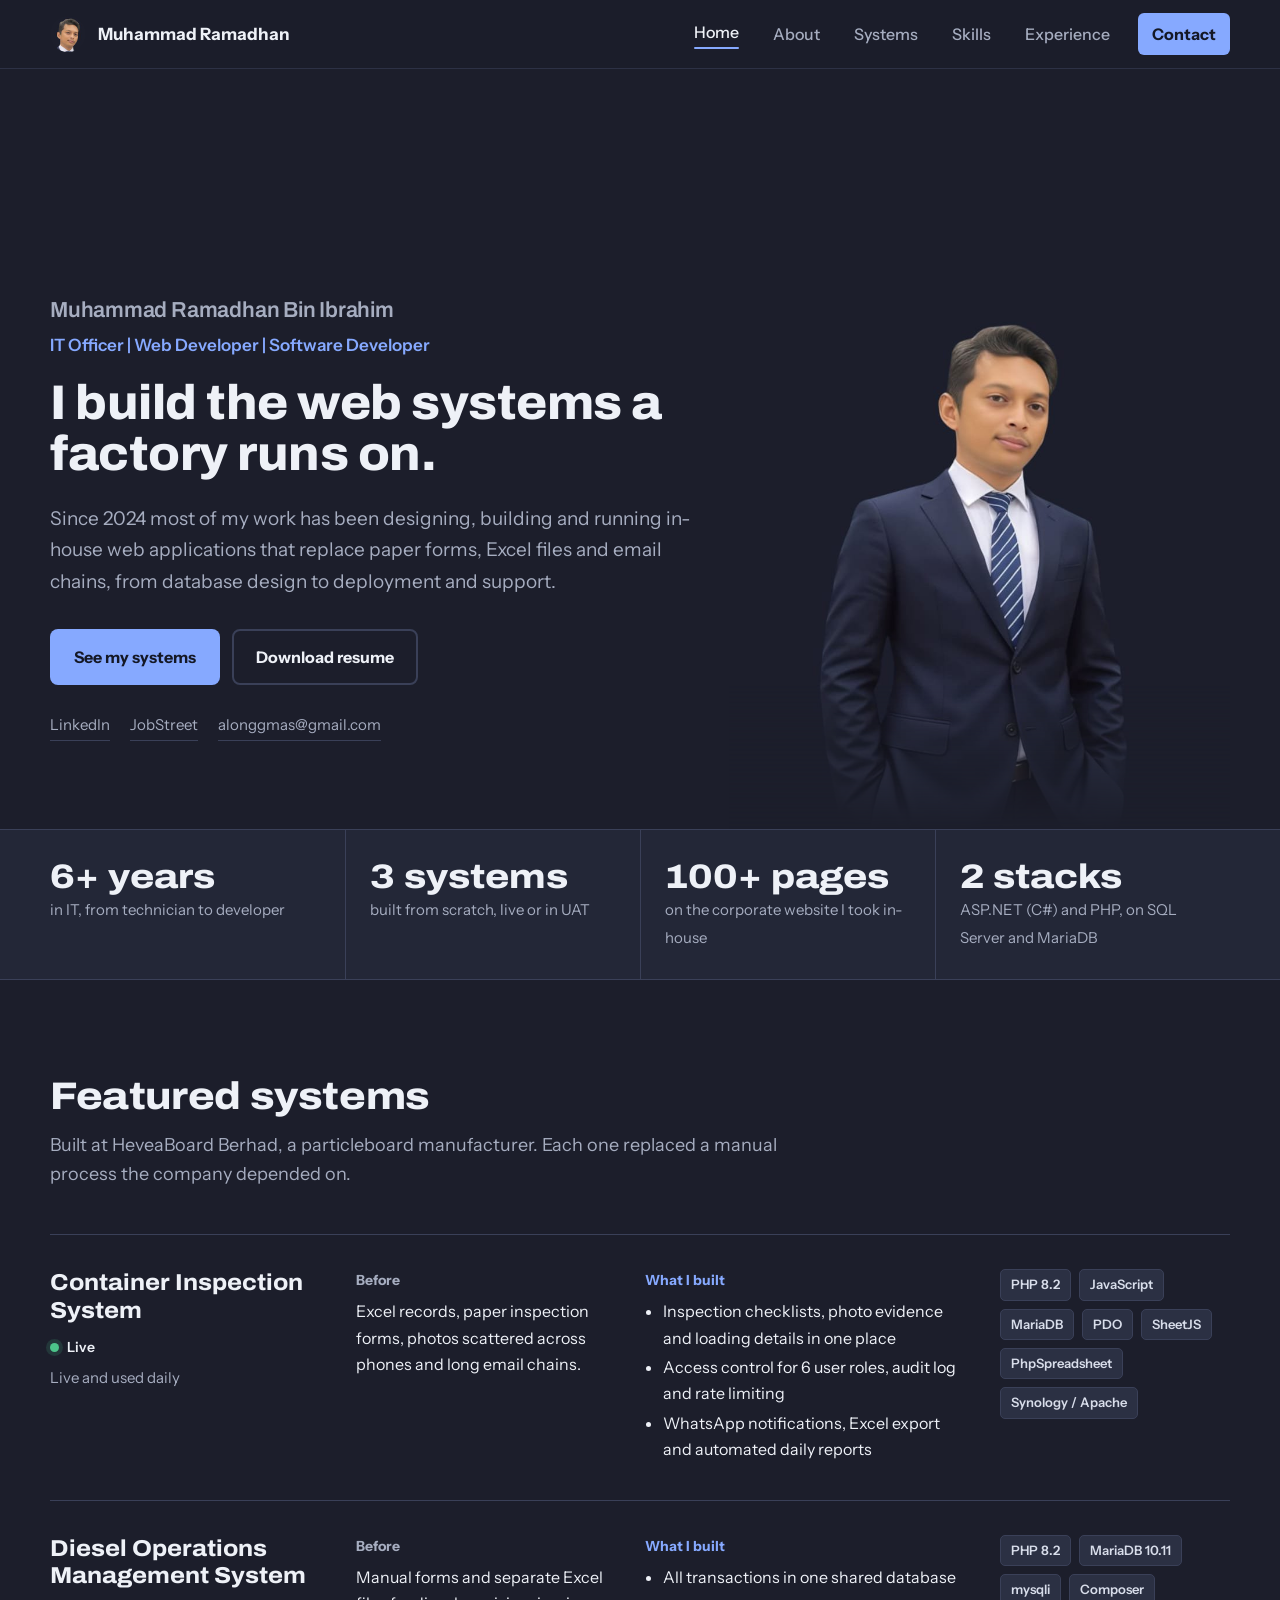
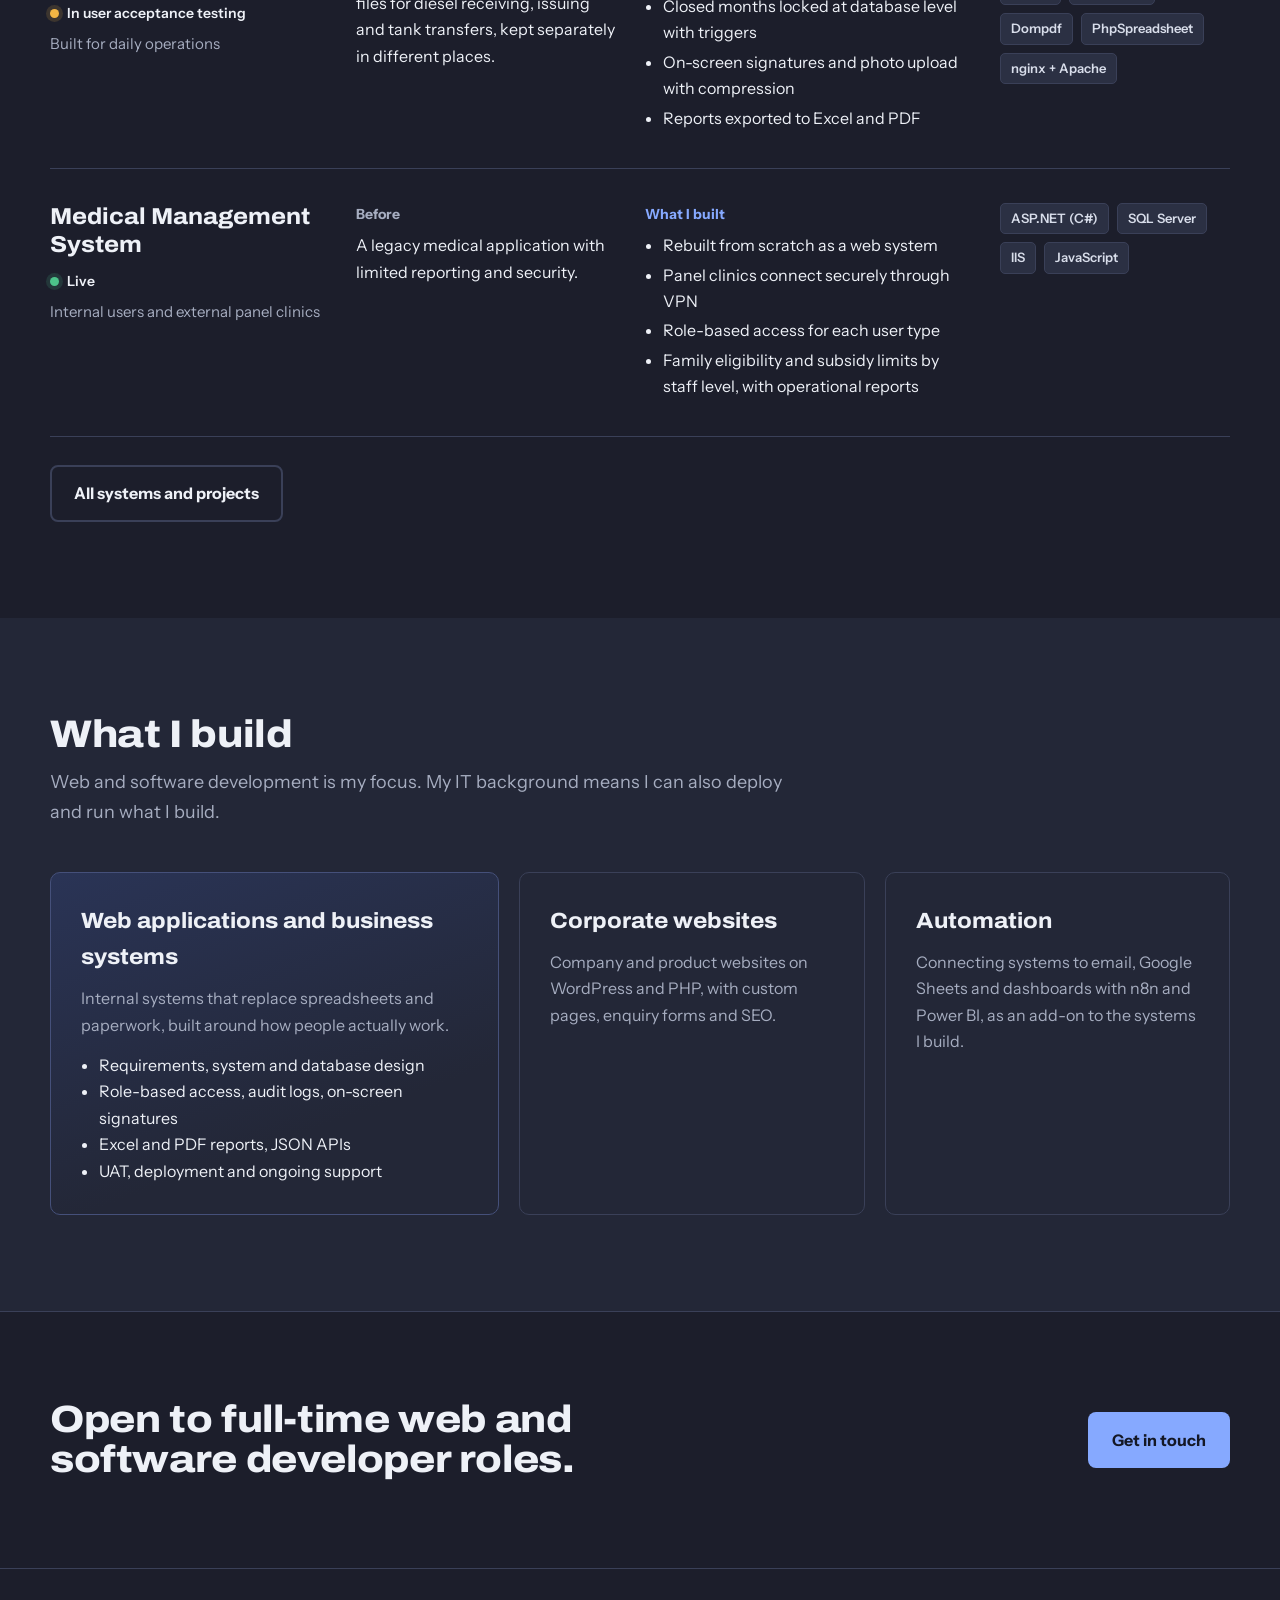
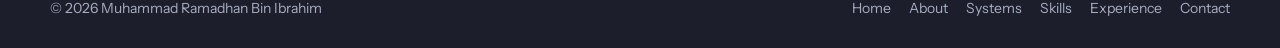
<file: index.html>
<!doctype html>
<html lang="en">
<head>
  <meta charset="utf-8">
  <meta name="viewport" content="width=device-width, initial-scale=1">
  <title>Muhammad Ramadhan | Web & Software Developer</title>
  <meta name="description" content="Muhammad Ramadhan Ibrahim builds web applications and business systems in PHP, ASP.NET (C#), SQL Server and MariaDB for a manufacturing company in Malaysia.">
  <link rel="icon" href="assets/img/favicon.jpg" type="image/jpeg">
  <link rel="preconnect" href="https://fonts.googleapis.com">
  <link rel="preconnect" href="https://fonts.gstatic.com" crossorigin>
  <link href="https://fonts.googleapis.com/css2?family=Archivo:wdth,wght@62..125,400..900&family=Instrument+Sans:wght@400;500;600;700&display=swap" rel="stylesheet">
  <link rel="stylesheet" href="assets/css/style.css">
</head>
<body>
  <header class="site-nav">
    <div class="container">
      <a class="brand" href="index.html"><img src="assets/img/favicon.jpg" alt="">Muhammad Ramadhan</a>
      <button class="nav-toggle" id="nav-toggle" aria-label="Open menu" aria-expanded="false" aria-controls="nav-menu"><span></span><span></span><span></span></button>
      <nav class="nav-links" id="nav-menu" aria-label="Main">
        <a href="index.html">Home</a>
        <a href="about.html">About</a>
        <a href="projects.html">Systems</a>
        <a href="skills.html">Skills</a>
        <a href="experience.html">Experience</a>
        <a href="contact.html" class="cta">Contact</a>
      </nav>
    </div>
  </header>

  <main>

    <section class="hero">
      <div class="container">
        <div class="hero-text">
          <p class="display hero-name rise">Muhammad Ramadhan Bin Ibrahim</p>
          <p class="role rise">IT Officer | Web Developer | Software Developer</p>
          <h1 class="display rise d2">I build the web systems a factory runs on.</h1>
          <p class="lede rise d3">Since 2024 most of my work has been designing, building and running in-house web applications that replace paper forms, Excel files and email chains, from database design to deployment and support.</p>
          <div class="actions rise d4">
            <a class="btn primary" href="projects.html">See my systems</a>
            <a class="btn ghost" href="assets/docs/Muhammad_Ramadhan_Resume.pdf" target="_blank" rel="noopener">Download resume</a>
          </div>
          <div class="socials rise d4">
            <a href="https://www.linkedin.com/in/muhammad-ramadhan-ibrahim-2a9abb333" target="_blank" rel="noopener">LinkedIn</a>
            <a href="https://my.jobstreet.com/profiles/muhammadramadhan-ibrahim-WCQmG9N9ML" target="_blank" rel="noopener">JobStreet</a>
            <a href="mailto:alonggmas@gmail.com">alonggmas@gmail.com</a>
          </div>
        </div>
        <div class="hero-photo">
          <img src="assets/img/profile.jpg" alt="Muhammad Ramadhan in a navy suit" width="862" height="1080">
        </div>
      </div>
    </section>

    <section class="stats" aria-label="At a glance">
      <div class="container">
        <div class="stat"><b>6+ years</b><span>in IT, from technician to developer</span></div>
        <div class="stat"><b>3 systems</b><span>built from scratch, live or in UAT</span></div>
        <div class="stat"><b>100+ pages</b><span>on the corporate website I took in-house</span></div>
        <div class="stat"><b>2 stacks</b><span>ASP.NET (C#) and PHP, on SQL Server and MariaDB</span></div>
      </div>
    </section>

    <section class="section">
      <div class="container">
        <div class="section-head">
          <h2 class="display">Featured systems</h2>
          <p>Built at HeveaBoard Berhad, a particleboard manufacturer. Each one replaced a manual process the company depended on.</p>
        </div>
        
        <article class="system">
          <div>
            <h3>Container Inspection System</h3>
            <p class="status "><i></i>Live</p>
            <p class="users">Live and used daily</p>
          </div>
          <div class="ba">
            <div><h4>Before</h4><p>Excel records, paper inspection forms, photos scattered across phones and long email chains.</p></div>
            <div class="after"><h4>What I built</h4><ul><li>Inspection checklists, photo evidence and loading details in one place</li><li>Access control for 6 user roles, audit log and rate limiting</li><li>WhatsApp notifications, Excel export and automated daily reports</li></ul></div>
          </div>
          <ul class="stack"><li>PHP 8.2</li><li>JavaScript</li><li>MariaDB</li><li>PDO</li><li>SheetJS</li><li>PhpSpreadsheet</li><li>Synology / Apache</li></ul>
        </article>
        
        <article class="system">
          <div>
            <h3>Diesel Operations Management System</h3>
            <p class="status uat"><i></i>In user acceptance testing</p>
            <p class="users">Built for daily operations</p>
          </div>
          <div class="ba">
            <div><h4>Before</h4><p>Manual forms and separate Excel files for diesel receiving, issuing and tank transfers, kept separately in different places.</p></div>
            <div class="after"><h4>What I built</h4><ul><li>All transactions in one shared database</li><li>Closed months locked at database level with triggers</li><li>On-screen signatures and photo upload with compression</li><li>Reports exported to Excel and PDF</li></ul></div>
          </div>
          <ul class="stack"><li>PHP 8.2</li><li>MariaDB 10.11</li><li>mysqli</li><li>Composer</li><li>Dompdf</li><li>PhpSpreadsheet</li><li>nginx + Apache</li></ul>
        </article>
        
        <article class="system">
          <div>
            <h3>Medical Management System</h3>
            <p class="status "><i></i>Live</p>
            <p class="users">Internal users and external panel clinics</p>
          </div>
          <div class="ba">
            <div><h4>Before</h4><p>A legacy medical application with limited reporting and security.</p></div>
            <div class="after"><h4>What I built</h4><ul><li>Rebuilt from scratch as a web system</li><li>Panel clinics connect securely through VPN</li><li>Role-based access for each user type</li><li>Family eligibility and subsidy limits by staff level, with operational reports</li></ul></div>
          </div>
          <ul class="stack"><li>ASP.NET (C#)</li><li>SQL Server</li><li>IIS</li><li>JavaScript</li></ul>
        </article>
        <p style="margin-top:28px"><a class="btn ghost" href="projects.html">All systems and projects</a></p>
      </div>
    </section>

    <section class="section alt">
      <div class="container">
        <div class="section-head">
          <h2 class="display">What I build</h2>
          <p>Web and software development is my focus. My IT background means I can also deploy and run what I build.</p>
        </div>
        <div class="offer">
          <article class="main">
            <h3>Web applications and business systems</h3>
            <p>Internal systems that replace spreadsheets and paperwork, built around how people actually work.</p>
            <ul><li>Requirements, system and database design</li><li>Role-based access, audit logs, on-screen signatures</li><li>Excel and PDF reports, JSON APIs</li><li>UAT, deployment and ongoing support</li></ul>
          </article>
          <article>
            <h3>Corporate websites</h3>
            <p>Company and product websites on WordPress and PHP, with custom pages, enquiry forms and SEO.</p>
          </article>
          <article>
            <h3>Automation</h3>
            <p>Connecting systems to email, Google Sheets and dashboards with n8n and Power BI, as an add-on to the systems I build.</p>
          </article>
        </div>
      </div>
    </section>

    <section class="closing">
      <div class="container">
        <h2 class="display">Open to full-time web and software developer roles.</h2>
        <a class="btn primary" href="contact.html">Get in touch</a>
      </div>
    </section>
  </main>

  <footer class="site-footer">
    <div class="container">
      <span>© <span id="y">2026</span> Muhammad Ramadhan Bin Ibrahim</span>
      <nav aria-label="Footer"><a href="index.html">Home</a> <a href="about.html">About</a> <a href="projects.html">Systems</a> <a href="skills.html">Skills</a> <a href="experience.html">Experience</a> <a href="contact.html">Contact</a></nav>
    </div>
  </footer>
  <script src="assets/js/app.js"></script>
</body>
</html>
</file>
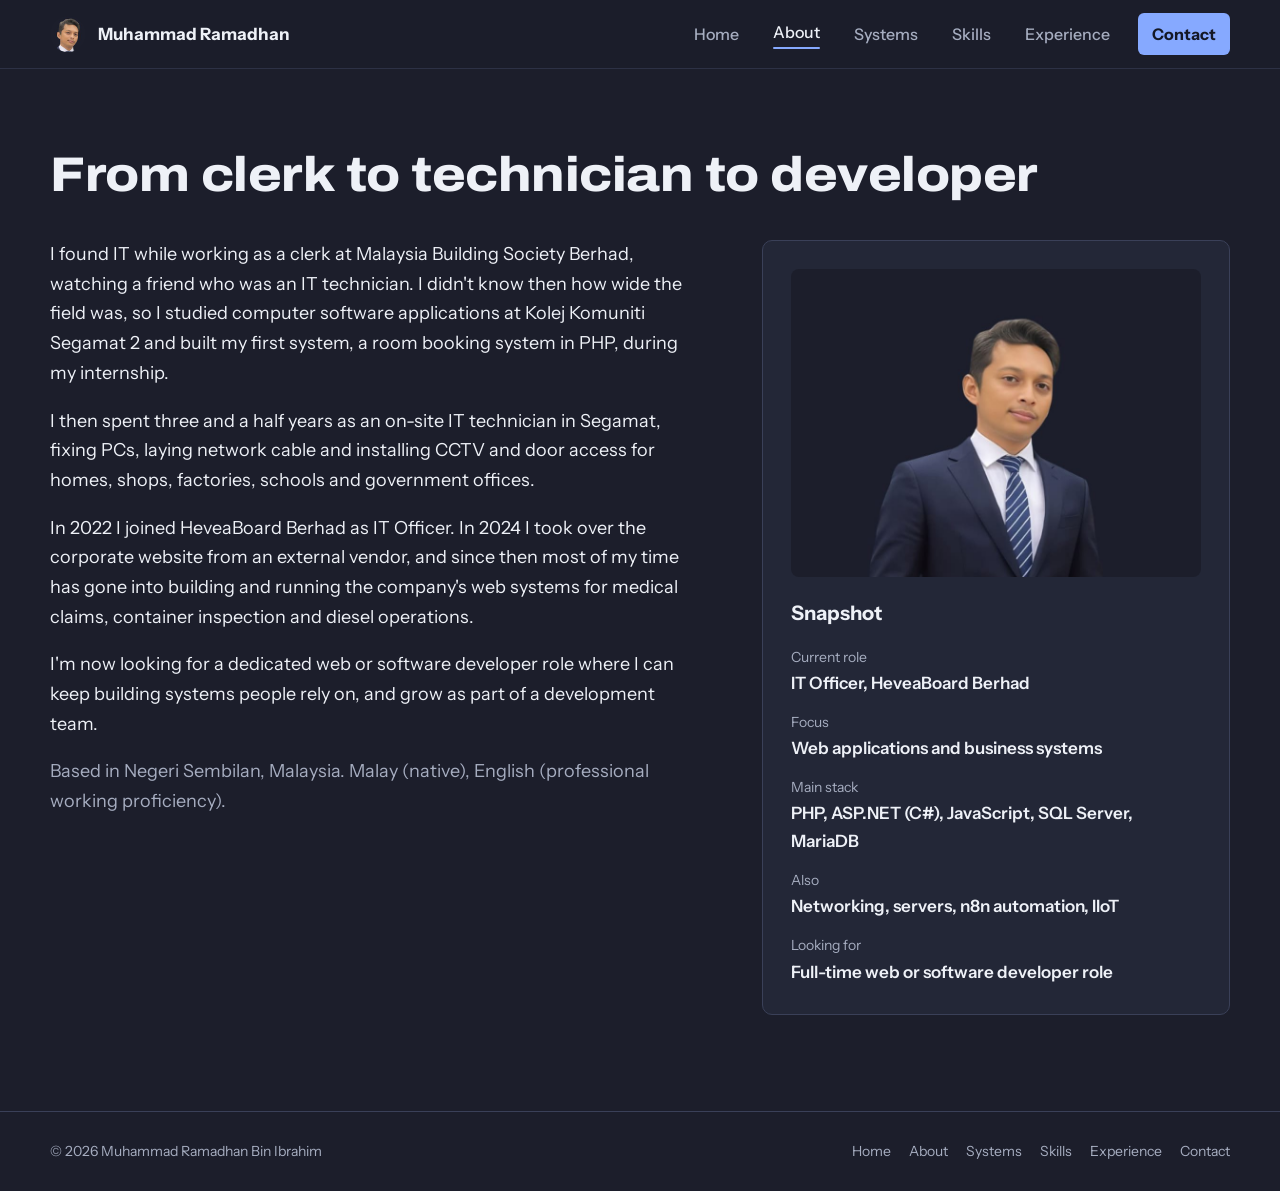
<file: about.html>
<!doctype html>
<html lang="en">
<head>
  <meta charset="utf-8">
  <meta name="viewport" content="width=device-width, initial-scale=1">
  <title>About | Muhammad Ramadhan</title>
  <meta name="description" content="How Muhammad Ramadhan went from clerk to IT technician to in-house web and systems developer.">
  <link rel="icon" href="assets/img/favicon.jpg" type="image/jpeg">
  <link rel="preconnect" href="https://fonts.googleapis.com">
  <link rel="preconnect" href="https://fonts.gstatic.com" crossorigin>
  <link href="https://fonts.googleapis.com/css2?family=Archivo:wdth,wght@62..125,400..900&family=Instrument+Sans:wght@400;500;600;700&display=swap" rel="stylesheet">
  <link rel="stylesheet" href="assets/css/style.css">
</head>
<body>
  <header class="site-nav">
    <div class="container">
      <a class="brand" href="index.html"><img src="assets/img/favicon.jpg" alt="">Muhammad Ramadhan</a>
      <button class="nav-toggle" id="nav-toggle" aria-label="Open menu" aria-expanded="false" aria-controls="nav-menu"><span></span><span></span><span></span></button>
      <nav class="nav-links" id="nav-menu" aria-label="Main">
        <a href="index.html">Home</a>
        <a href="about.html">About</a>
        <a href="projects.html">Systems</a>
        <a href="skills.html">Skills</a>
        <a href="experience.html">Experience</a>
        <a href="contact.html" class="cta">Contact</a>
      </nav>
    </div>
  </header>

  <main>

    <section class="page-head">
      <div class="container">
        <h1 class="display">From clerk to technician to developer</h1>
      </div>
    </section>
    <section class="section tight">
      <div class="container about-grid">
        <div class="prose">
          <p>I found IT while working as a clerk at Malaysia Building Society Berhad, watching a friend who was an IT technician. I didn't know then how wide the field was, so I studied computer software applications at Kolej Komuniti Segamat 2 and built my first system, a room booking system in PHP, during my internship.</p>
          <p>I then spent three and a half years as an on-site IT technician in Segamat, fixing PCs, laying network cable and installing CCTV and door access for homes, shops, factories, schools and government offices.</p>
          <p>In 2022 I joined HeveaBoard Berhad as IT Officer. In 2024 I took over the corporate website from an external vendor, and since then most of my time has gone into building and running the company's web systems for medical claims, container inspection and diesel operations.</p>
          <p>I'm now looking for a dedicated web or software developer role where I can keep building systems people rely on, and grow as part of a development team.</p>
          <p class="muted">Based in Negeri Sembilan, Malaysia. Malay (native), English (professional working proficiency).</p>
        </div>
        <aside class="snapshot">
          <img src="assets/img/profile.jpg" alt="">
          <h2>Snapshot</h2>
          <dl>
            <div><dt>Current role</dt><dd>IT Officer, HeveaBoard Berhad</dd></div>
            <div><dt>Focus</dt><dd>Web applications and business systems</dd></div>
            <div><dt>Main stack</dt><dd>PHP, ASP.NET (C#), JavaScript, SQL Server, MariaDB</dd></div>
            <div><dt>Also</dt><dd>Networking, servers, n8n automation, IIoT</dd></div>
            <div><dt>Looking for</dt><dd>Full-time web or software developer role</dd></div>
          </dl>
        </aside>
      </div>
    </section>
  </main>

  <footer class="site-footer">
    <div class="container">
      <span>© <span id="y">2026</span> Muhammad Ramadhan Bin Ibrahim</span>
      <nav aria-label="Footer"><a href="index.html">Home</a> <a href="about.html">About</a> <a href="projects.html">Systems</a> <a href="skills.html">Skills</a> <a href="experience.html">Experience</a> <a href="contact.html">Contact</a></nav>
    </div>
  </footer>
  <script src="assets/js/app.js"></script>
</body>
</html>
</file>
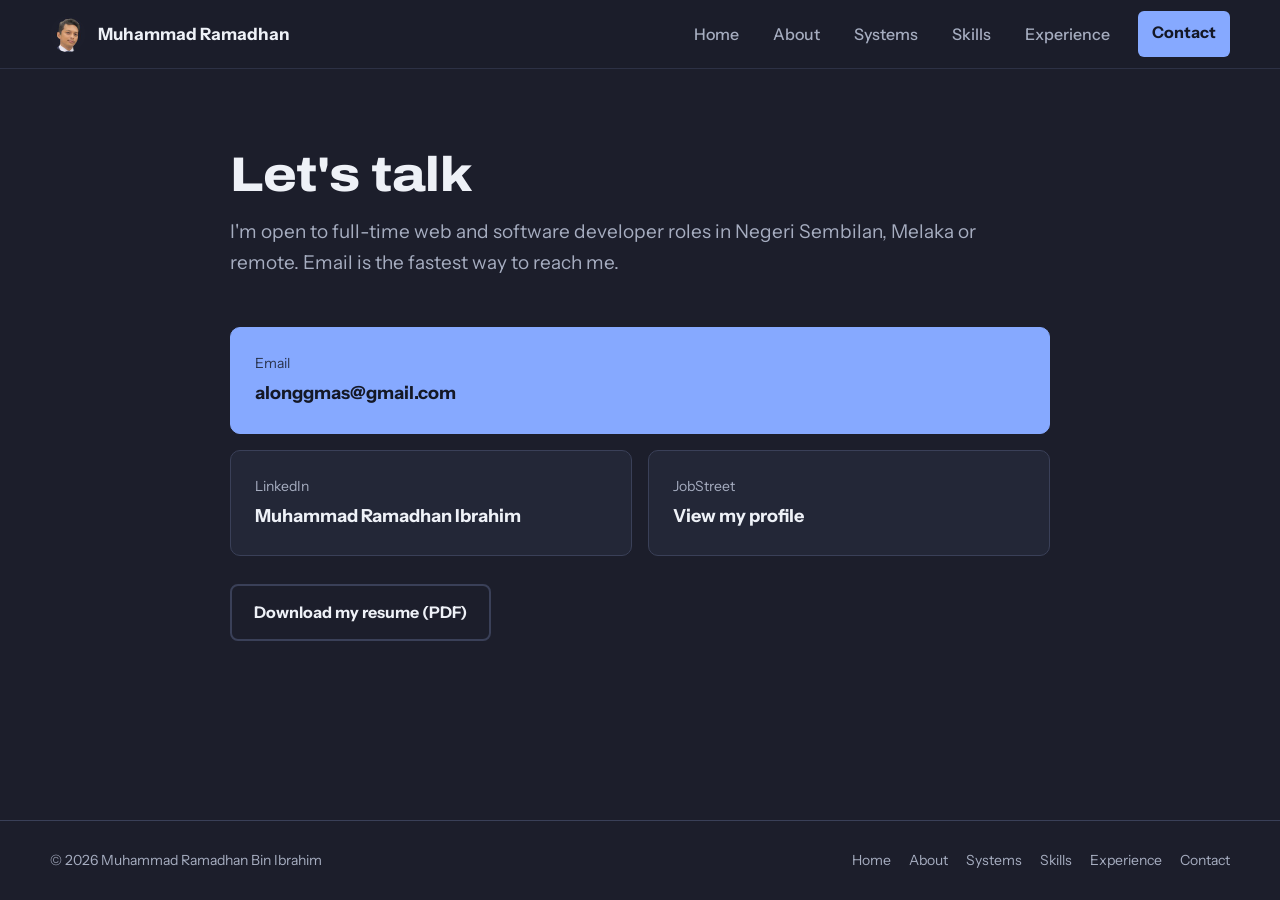
<file: contact.html>
<!doctype html>
<html lang="en">
<head>
  <meta charset="utf-8">
  <meta name="viewport" content="width=device-width, initial-scale=1">
  <title>Contact | Muhammad Ramadhan</title>
  <meta name="description" content="Contact Muhammad Ramadhan about web and software developer roles.">
  <link rel="icon" href="assets/img/favicon.jpg" type="image/jpeg">
  <link rel="preconnect" href="https://fonts.googleapis.com">
  <link rel="preconnect" href="https://fonts.gstatic.com" crossorigin>
  <link href="https://fonts.googleapis.com/css2?family=Archivo:wdth,wght@62..125,400..900&family=Instrument+Sans:wght@400;500;600;700&display=swap" rel="stylesheet">
  <link rel="stylesheet" href="assets/css/style.css">
</head>
<body>
  <header class="site-nav">
    <div class="container">
      <a class="brand" href="index.html"><img src="assets/img/favicon.jpg" alt="">Muhammad Ramadhan</a>
      <button class="nav-toggle" id="nav-toggle" aria-label="Open menu" aria-expanded="false" aria-controls="nav-menu"><span></span><span></span><span></span></button>
      <nav class="nav-links" id="nav-menu" aria-label="Main">
        <a href="index.html">Home</a>
        <a href="about.html">About</a>
        <a href="projects.html">Systems</a>
        <a href="skills.html">Skills</a>
        <a href="experience.html">Experience</a>
        <a href="contact.html" class="cta">Contact</a>
      </nav>
    </div>
  </header>

  <main>

    <section class="page-head">
      <div class="container narrow">
        <h1 class="display">Let's talk</h1>
        <p>I'm open to full-time web and software developer roles in Negeri Sembilan, Melaka or remote. Email is the fastest way to reach me.</p>
      </div>
    </section>
    <section class="section tight">
      <div class="container narrow">
        <div class="contact-grid">
          <a class="contact-card primary" href="mailto:alonggmas@gmail.com"><small>Email</small><strong>alonggmas@gmail.com</strong></a>
          <a class="contact-card" href="https://www.linkedin.com/in/muhammad-ramadhan-ibrahim-2a9abb333" target="_blank" rel="noopener"><small>LinkedIn</small><strong>Muhammad Ramadhan Ibrahim</strong></a>
          <a class="contact-card" href="https://my.jobstreet.com/profiles/muhammadramadhan-ibrahim-WCQmG9N9ML" target="_blank" rel="noopener"><small>JobStreet</small><strong>View my profile</strong></a>
        </div>
        <p style="margin-top:28px"><a class="btn ghost" href="assets/docs/Muhammad_Ramadhan_Resume.pdf" target="_blank" rel="noopener">Download my resume (PDF)</a></p>
      </div>
    </section>
  </main>

  <footer class="site-footer">
    <div class="container">
      <span>© <span id="y">2026</span> Muhammad Ramadhan Bin Ibrahim</span>
      <nav aria-label="Footer"><a href="index.html">Home</a> <a href="about.html">About</a> <a href="projects.html">Systems</a> <a href="skills.html">Skills</a> <a href="experience.html">Experience</a> <a href="contact.html">Contact</a></nav>
    </div>
  </footer>
  <script src="assets/js/app.js"></script>
</body>
</html>
</file>
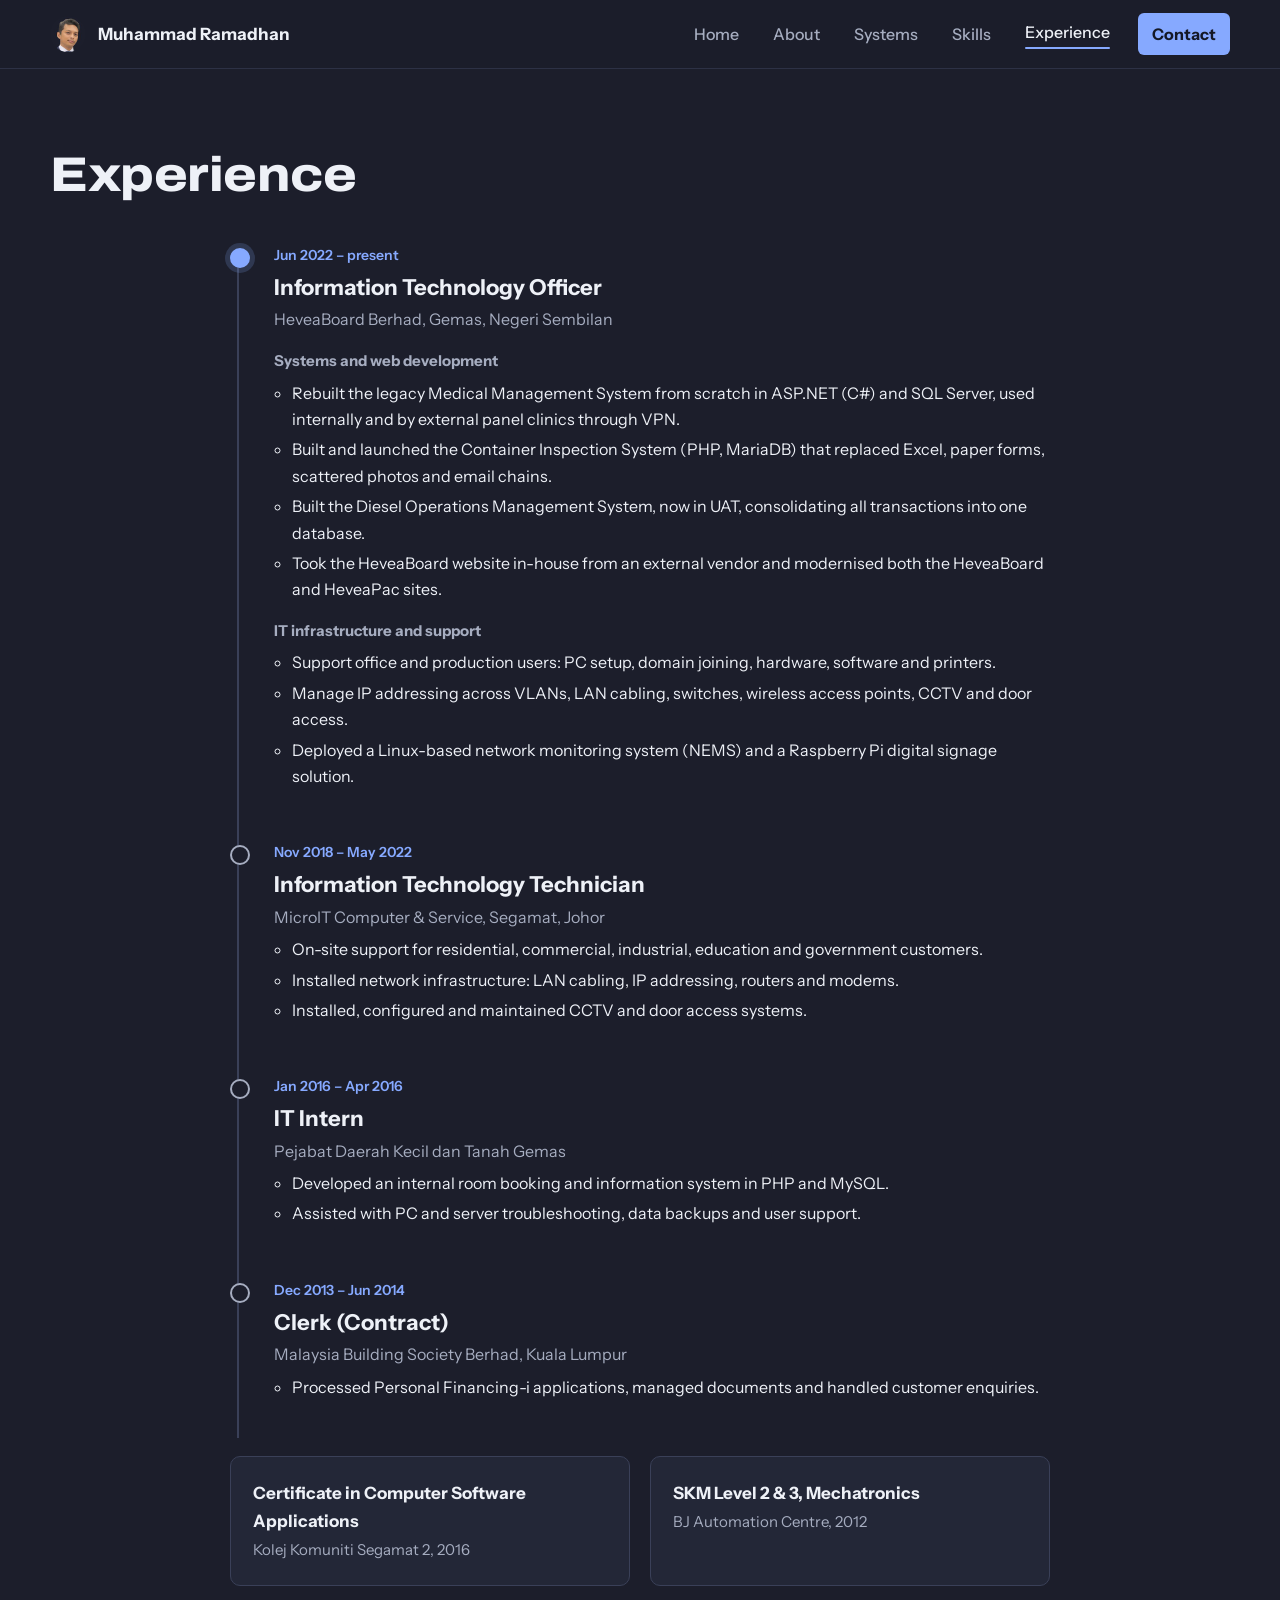
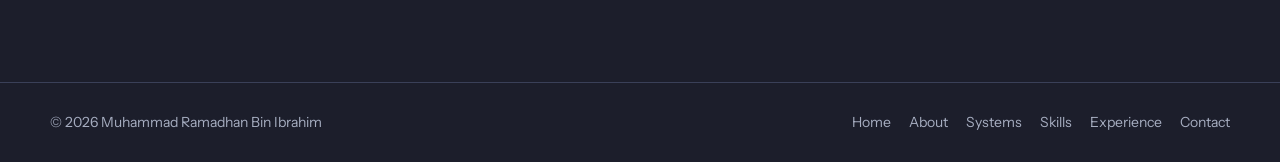
<file: experience.html>
<!doctype html>
<html lang="en">
<head>
  <meta charset="utf-8">
  <meta name="viewport" content="width=device-width, initial-scale=1">
  <title>Experience | Muhammad Ramadhan</title>
  <meta name="description" content="Work history of Muhammad Ramadhan: IT Officer at HeveaBoard Berhad, IT Technician at MicroIT, and more.">
  <link rel="icon" href="assets/img/favicon.jpg" type="image/jpeg">
  <link rel="preconnect" href="https://fonts.googleapis.com">
  <link rel="preconnect" href="https://fonts.gstatic.com" crossorigin>
  <link href="https://fonts.googleapis.com/css2?family=Archivo:wdth,wght@62..125,400..900&family=Instrument+Sans:wght@400;500;600;700&display=swap" rel="stylesheet">
  <link rel="stylesheet" href="assets/css/style.css">
</head>
<body>
  <header class="site-nav">
    <div class="container">
      <a class="brand" href="index.html"><img src="assets/img/favicon.jpg" alt="">Muhammad Ramadhan</a>
      <button class="nav-toggle" id="nav-toggle" aria-label="Open menu" aria-expanded="false" aria-controls="nav-menu"><span></span><span></span><span></span></button>
      <nav class="nav-links" id="nav-menu" aria-label="Main">
        <a href="index.html">Home</a>
        <a href="about.html">About</a>
        <a href="projects.html">Systems</a>
        <a href="skills.html">Skills</a>
        <a href="experience.html">Experience</a>
        <a href="contact.html" class="cta">Contact</a>
      </nav>
    </div>
  </header>

  <main>

    <section class="page-head">
      <div class="container">
        <h1 class="display">Experience</h1>
      </div>
    </section>
    <section class="section tight">
      <div class="container narrow">
        <ol class="timeline">
          <li class="now">
            <span class="yr">Jun 2022 – present</span>
            <h2>Information Technology Officer</h2>
            <p class="org">HeveaBoard Berhad, Gemas, Negeri Sembilan</p>
            <h3>Systems and web development</h3>
            <ul>
              <li>Rebuilt the legacy Medical Management System from scratch in ASP.NET (C#) and SQL Server, used internally and by external panel clinics through VPN.</li>
              <li>Built and launched the Container Inspection System (PHP, MariaDB) that replaced Excel, paper forms, scattered photos and email chains.</li>
              <li>Built the Diesel Operations Management System, now in UAT, consolidating all transactions into one database.</li>
              <li>Took the HeveaBoard website in-house from an external vendor and modernised both the HeveaBoard and HeveaPac sites.</li>
            </ul>
            <h3>IT infrastructure and support</h3>
            <ul>
              <li>Support office and production users: PC setup, domain joining, hardware, software and printers.</li>
              <li>Manage IP addressing across VLANs, LAN cabling, switches, wireless access points, CCTV and door access.</li>
              <li>Deployed a Linux-based network monitoring system (NEMS) and a Raspberry Pi digital signage solution.</li>
            </ul>
          </li>
          <li>
            <span class="yr">Nov 2018 – May 2022</span>
            <h2>Information Technology Technician</h2>
            <p class="org">MicroIT Computer &amp; Service, Segamat, Johor</p>
            <ul>
              <li>On-site support for residential, commercial, industrial, education and government customers.</li>
              <li>Installed network infrastructure: LAN cabling, IP addressing, routers and modems.</li>
              <li>Installed, configured and maintained CCTV and door access systems.</li>
            </ul>
          </li>
          <li>
            <span class="yr">Jan 2016 – Apr 2016</span>
            <h2>IT Intern</h2>
            <p class="org">Pejabat Daerah Kecil dan Tanah Gemas</p>
            <ul>
              <li>Developed an internal room booking and information system in PHP and MySQL.</li>
              <li>Assisted with PC and server troubleshooting, data backups and user support.</li>
            </ul>
          </li>
          <li>
            <span class="yr">Dec 2013 – Jun 2014</span>
            <h2>Clerk (Contract)</h2>
            <p class="org">Malaysia Building Society Berhad, Kuala Lumpur</p>
            <ul>
              <li>Processed Personal Financing-i applications, managed documents and handled customer enquiries.</li>
            </ul>
          </li>
        </ol>
        <div class="edu">
          <div><b>Certificate in Computer Software Applications</b><span>Kolej Komuniti Segamat 2, 2016</span></div>
          <div><b>SKM Level 2 &amp; 3, Mechatronics</b><span>BJ Automation Centre, 2012</span></div>
        </div>
      </div>
    </section>
  </main>

  <footer class="site-footer">
    <div class="container">
      <span>© <span id="y">2026</span> Muhammad Ramadhan Bin Ibrahim</span>
      <nav aria-label="Footer"><a href="index.html">Home</a> <a href="about.html">About</a> <a href="projects.html">Systems</a> <a href="skills.html">Skills</a> <a href="experience.html">Experience</a> <a href="contact.html">Contact</a></nav>
    </div>
  </footer>
  <script src="assets/js/app.js"></script>
</body>
</html>
</file>
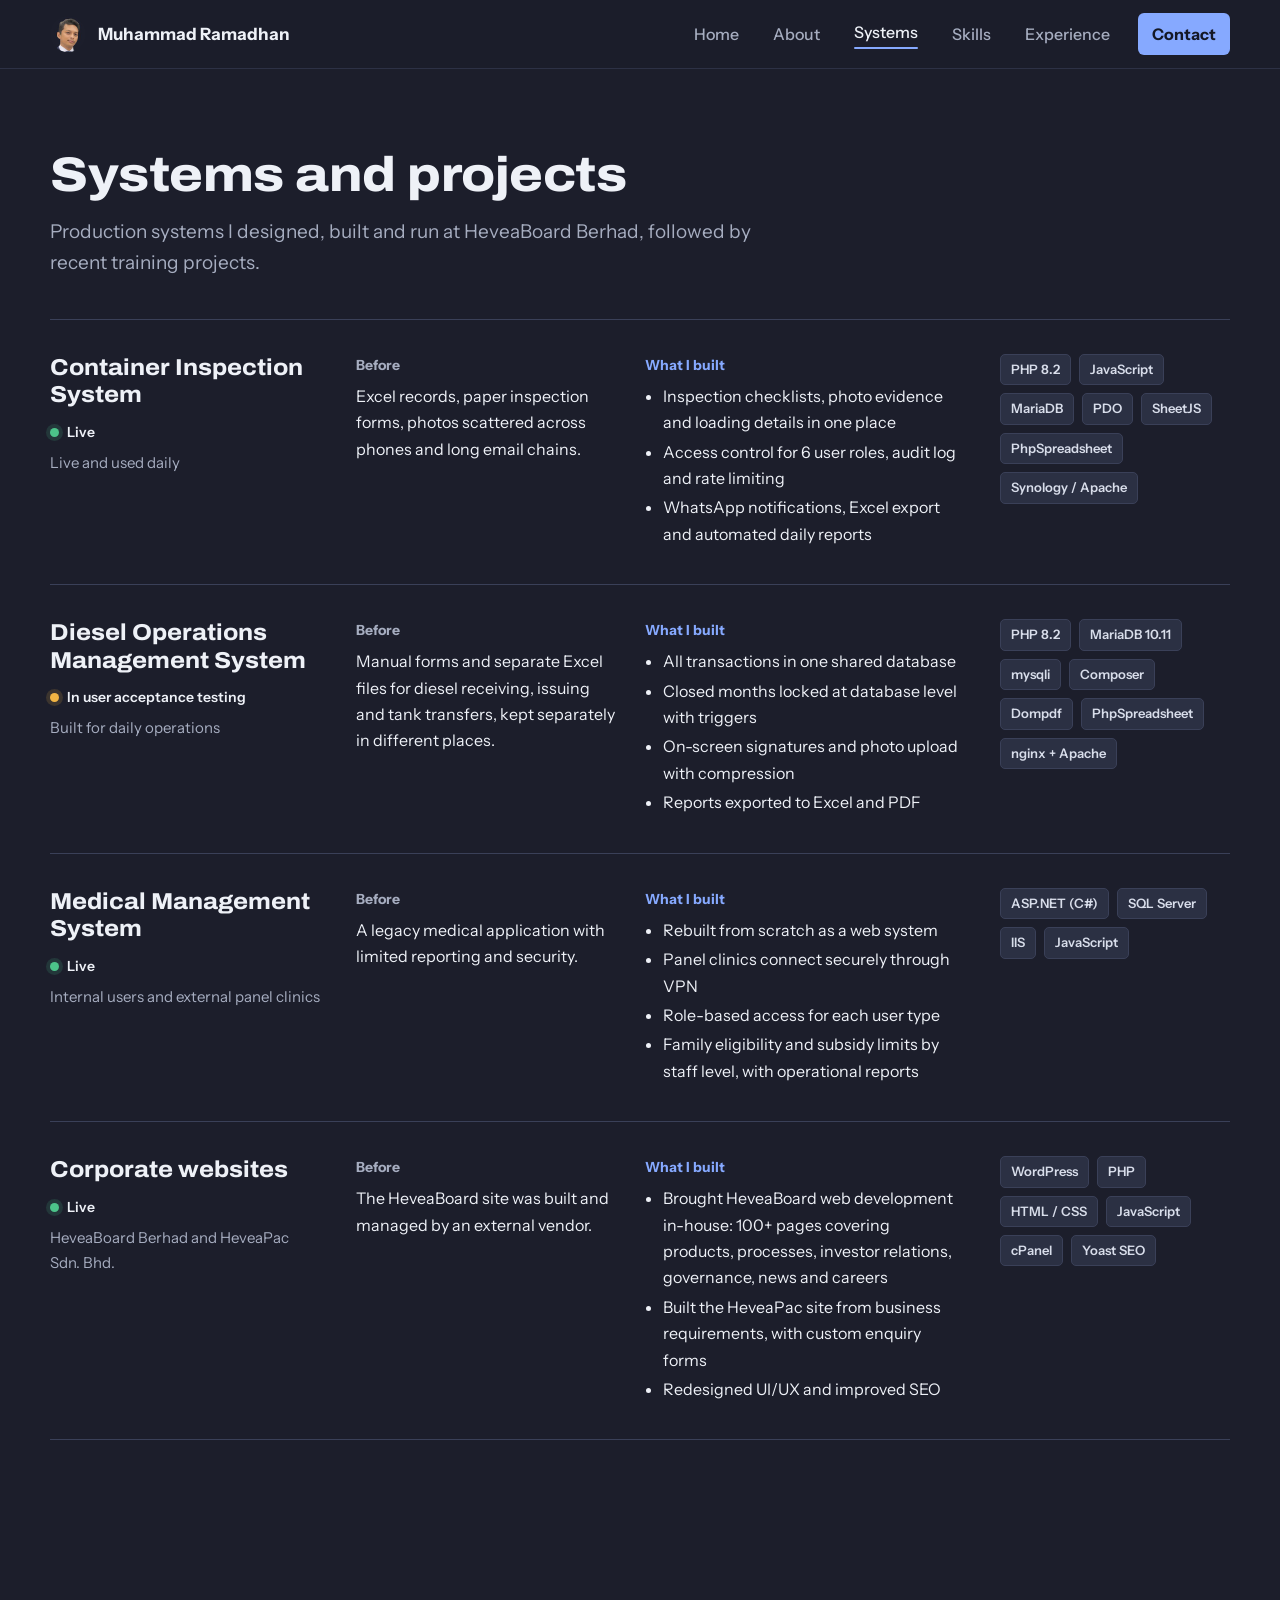
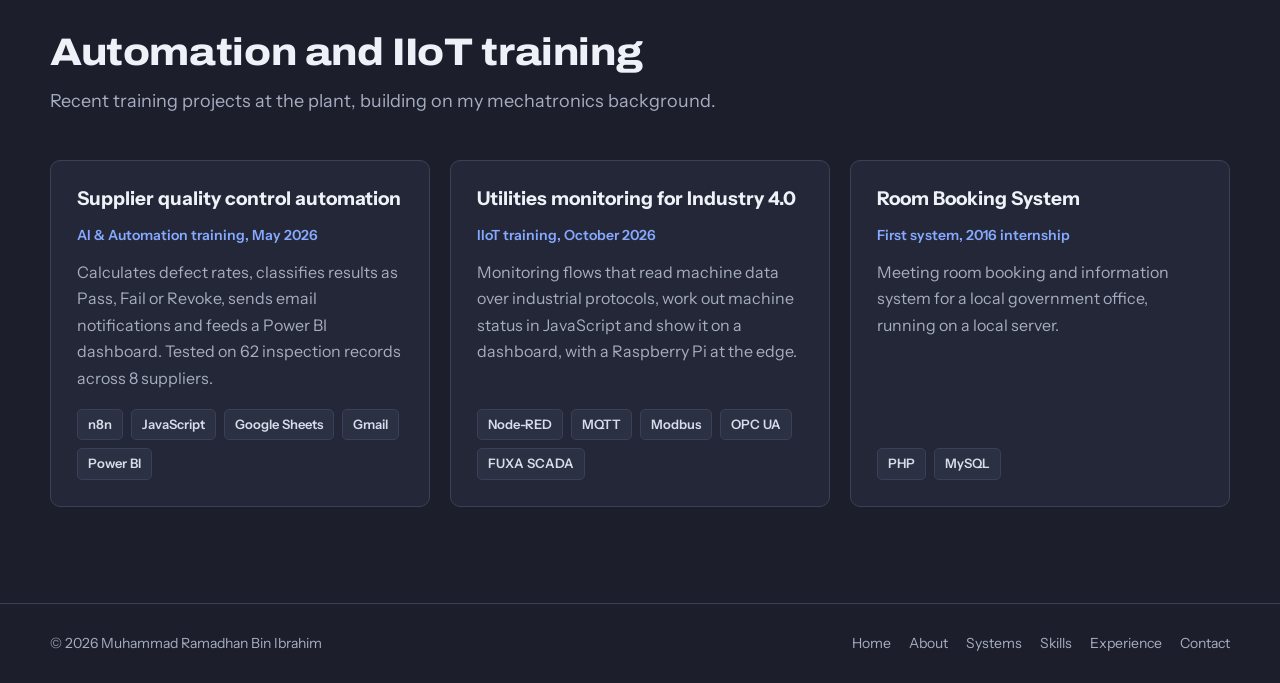
<file: projects.html>
<!doctype html>
<html lang="en">
<head>
  <meta charset="utf-8">
  <meta name="viewport" content="width=device-width, initial-scale=1">
  <title>Systems | Muhammad Ramadhan</title>
  <meta name="description" content="Business systems and websites built by Muhammad Ramadhan: container inspection, diesel operations, medical management and corporate websites.">
  <link rel="icon" href="assets/img/favicon.jpg" type="image/jpeg">
  <link rel="preconnect" href="https://fonts.googleapis.com">
  <link rel="preconnect" href="https://fonts.gstatic.com" crossorigin>
  <link href="https://fonts.googleapis.com/css2?family=Archivo:wdth,wght@62..125,400..900&family=Instrument+Sans:wght@400;500;600;700&display=swap" rel="stylesheet">
  <link rel="stylesheet" href="assets/css/style.css">
</head>
<body>
  <header class="site-nav">
    <div class="container">
      <a class="brand" href="index.html"><img src="assets/img/favicon.jpg" alt="">Muhammad Ramadhan</a>
      <button class="nav-toggle" id="nav-toggle" aria-label="Open menu" aria-expanded="false" aria-controls="nav-menu"><span></span><span></span><span></span></button>
      <nav class="nav-links" id="nav-menu" aria-label="Main">
        <a href="index.html">Home</a>
        <a href="about.html">About</a>
        <a href="projects.html">Systems</a>
        <a href="skills.html">Skills</a>
        <a href="experience.html">Experience</a>
        <a href="contact.html" class="cta">Contact</a>
      </nav>
    </div>
  </header>

  <main>

    <section class="page-head">
      <div class="container">
        <h1 class="display">Systems and projects</h1>
        <p>Production systems I designed, built and run at HeveaBoard Berhad, followed by recent training projects.</p>
      </div>
    </section>

    <section class="section tight">
      <div class="container">
        
        <article class="system">
          <div>
            <h3>Container Inspection System</h3>
            <p class="status "><i></i>Live</p>
            <p class="users">Live and used daily</p>
          </div>
          <div class="ba">
            <div><h4>Before</h4><p>Excel records, paper inspection forms, photos scattered across phones and long email chains.</p></div>
            <div class="after"><h4>What I built</h4><ul><li>Inspection checklists, photo evidence and loading details in one place</li><li>Access control for 6 user roles, audit log and rate limiting</li><li>WhatsApp notifications, Excel export and automated daily reports</li></ul></div>
          </div>
          <ul class="stack"><li>PHP 8.2</li><li>JavaScript</li><li>MariaDB</li><li>PDO</li><li>SheetJS</li><li>PhpSpreadsheet</li><li>Synology / Apache</li></ul>
        </article>
        
        <article class="system">
          <div>
            <h3>Diesel Operations Management System</h3>
            <p class="status uat"><i></i>In user acceptance testing</p>
            <p class="users">Built for daily operations</p>
          </div>
          <div class="ba">
            <div><h4>Before</h4><p>Manual forms and separate Excel files for diesel receiving, issuing and tank transfers, kept separately in different places.</p></div>
            <div class="after"><h4>What I built</h4><ul><li>All transactions in one shared database</li><li>Closed months locked at database level with triggers</li><li>On-screen signatures and photo upload with compression</li><li>Reports exported to Excel and PDF</li></ul></div>
          </div>
          <ul class="stack"><li>PHP 8.2</li><li>MariaDB 10.11</li><li>mysqli</li><li>Composer</li><li>Dompdf</li><li>PhpSpreadsheet</li><li>nginx + Apache</li></ul>
        </article>
        
        <article class="system">
          <div>
            <h3>Medical Management System</h3>
            <p class="status "><i></i>Live</p>
            <p class="users">Internal users and external panel clinics</p>
          </div>
          <div class="ba">
            <div><h4>Before</h4><p>A legacy medical application with limited reporting and security.</p></div>
            <div class="after"><h4>What I built</h4><ul><li>Rebuilt from scratch as a web system</li><li>Panel clinics connect securely through VPN</li><li>Role-based access for each user type</li><li>Family eligibility and subsidy limits by staff level, with operational reports</li></ul></div>
          </div>
          <ul class="stack"><li>ASP.NET (C#)</li><li>SQL Server</li><li>IIS</li><li>JavaScript</li></ul>
        </article>
        
        <article class="system">
          <div>
            <h3>Corporate websites</h3>
            <p class="status "><i></i>Live</p>
            <p class="users">HeveaBoard Berhad and HeveaPac Sdn. Bhd.</p>
          </div>
          <div class="ba">
            <div><h4>Before</h4><p>The HeveaBoard site was built and managed by an external vendor.</p></div>
            <div class="after"><h4>What I built</h4><ul><li>Brought HeveaBoard web development in-house: 100+ pages covering products, processes, investor relations, governance, news and careers</li><li>Built the HeveaPac site from business requirements, with custom enquiry forms</li><li>Redesigned UI/UX and improved SEO</li></ul></div>
          </div>
          <ul class="stack"><li>WordPress</li><li>PHP</li><li>HTML / CSS</li><li>JavaScript</li><li>cPanel</li><li>Yoast SEO</li></ul>
        </article>
      </div>
    </section>


    <section class="section">
      <div class="container">
        <div class="section-head">
          <h2 class="display">Automation and IIoT training</h2>
          <p>Recent training projects at the plant, building on my mechatronics background.</p>
        </div>
        <div class="mini-grid">

          <article class="mini">
            <h3>Supplier quality control automation</h3><p class="when">AI &amp; Automation training, May 2026</p>
            <p>Calculates defect rates, classifies results as Pass, Fail or Revoke, sends email notifications and feeds a Power BI dashboard. Tested on 62 inspection records across 8 suppliers.</p>
            <ul class="stack"><li>n8n</li><li>JavaScript</li><li>Google Sheets</li><li>Gmail</li><li>Power BI</li></ul>
          </article>

          <article class="mini">
            <h3>Utilities monitoring for Industry 4.0</h3><p class="when">IIoT training, October 2026</p>
            <p>Monitoring flows that read machine data over industrial protocols, work out machine status in JavaScript and show it on a dashboard, with a Raspberry Pi at the edge.</p>
            <ul class="stack"><li>Node-RED</li><li>MQTT</li><li>Modbus</li><li>OPC UA</li><li>FUXA SCADA</li></ul>
          </article>

          <article class="mini">
            <h3>Room Booking System</h3><p class="when">First system, 2016 internship</p>
            <p>Meeting room booking and information system for a local government office, running on a local server.</p>
            <ul class="stack"><li>PHP</li><li>MySQL</li></ul>
          </article>
        </div>
      </div>
    </section>
  </main>

  <footer class="site-footer">
    <div class="container">
      <span>© <span id="y">2026</span> Muhammad Ramadhan Bin Ibrahim</span>
      <nav aria-label="Footer"><a href="index.html">Home</a> <a href="about.html">About</a> <a href="projects.html">Systems</a> <a href="skills.html">Skills</a> <a href="experience.html">Experience</a> <a href="contact.html">Contact</a></nav>
    </div>
  </footer>
  <script src="assets/js/app.js"></script>
</body>
</html>
</file>
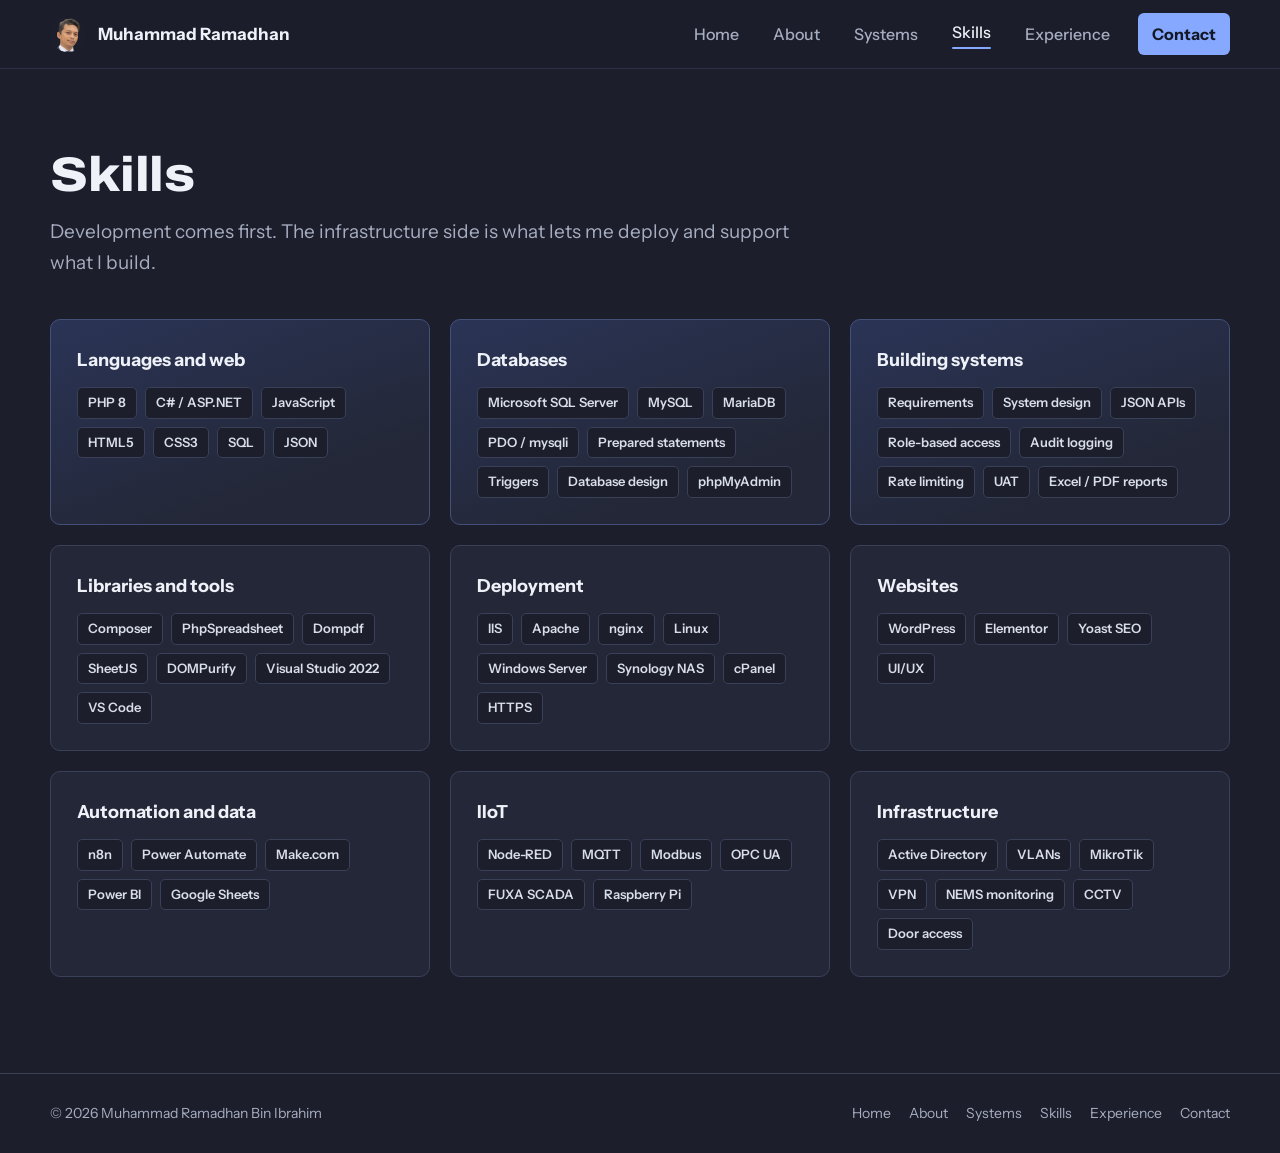
<file: skills.html>
<!doctype html>
<html lang="en">
<head>
  <meta charset="utf-8">
  <meta name="viewport" content="width=device-width, initial-scale=1">
  <title>Skills | Muhammad Ramadhan</title>
  <meta name="description" content="Technical skills: PHP, ASP.NET (C#), JavaScript, SQL Server, MariaDB, IIS, Linux, n8n and more.">
  <link rel="icon" href="assets/img/favicon.jpg" type="image/jpeg">
  <link rel="preconnect" href="https://fonts.googleapis.com">
  <link rel="preconnect" href="https://fonts.gstatic.com" crossorigin>
  <link href="https://fonts.googleapis.com/css2?family=Archivo:wdth,wght@62..125,400..900&family=Instrument+Sans:wght@400;500;600;700&display=swap" rel="stylesheet">
  <link rel="stylesheet" href="assets/css/style.css">
</head>
<body>
  <header class="site-nav">
    <div class="container">
      <a class="brand" href="index.html"><img src="assets/img/favicon.jpg" alt="">Muhammad Ramadhan</a>
      <button class="nav-toggle" id="nav-toggle" aria-label="Open menu" aria-expanded="false" aria-controls="nav-menu"><span></span><span></span><span></span></button>
      <nav class="nav-links" id="nav-menu" aria-label="Main">
        <a href="index.html">Home</a>
        <a href="about.html">About</a>
        <a href="projects.html">Systems</a>
        <a href="skills.html">Skills</a>
        <a href="experience.html">Experience</a>
        <a href="contact.html" class="cta">Contact</a>
      </nav>
    </div>
  </header>

  <main>

    <section class="page-head">
      <div class="container">
        <h1 class="display">Skills</h1>
        <p>Development comes first. The infrastructure side is what lets me deploy and support what I build.</p>
      </div>
    </section>
    <section class="section tight">
      <div class="container skills-grid">
        <div class="skill primary"><h2>Languages and web</h2><ul class="stack"><li>PHP 8</li><li>C# / ASP.NET</li><li>JavaScript</li><li>HTML5</li><li>CSS3</li><li>SQL</li><li>JSON</li></ul></div>
        <div class="skill primary"><h2>Databases</h2><ul class="stack"><li>Microsoft SQL Server</li><li>MySQL</li><li>MariaDB</li><li>PDO / mysqli</li><li>Prepared statements</li><li>Triggers</li><li>Database design</li><li>phpMyAdmin</li></ul></div>
        <div class="skill primary"><h2>Building systems</h2><ul class="stack"><li>Requirements</li><li>System design</li><li>JSON APIs</li><li>Role-based access</li><li>Audit logging</li><li>Rate limiting</li><li>UAT</li><li>Excel / PDF reports</li></ul></div>
        <div class="skill"><h2>Libraries and tools</h2><ul class="stack"><li>Composer</li><li>PhpSpreadsheet</li><li>Dompdf</li><li>SheetJS</li><li>DOMPurify</li><li>Visual Studio 2022</li><li>VS Code</li></ul></div>
        <div class="skill"><h2>Deployment</h2><ul class="stack"><li>IIS</li><li>Apache</li><li>nginx</li><li>Linux</li><li>Windows Server</li><li>Synology NAS</li><li>cPanel</li><li>HTTPS</li></ul></div>
        <div class="skill"><h2>Websites</h2><ul class="stack"><li>WordPress</li><li>Elementor</li><li>Yoast SEO</li><li>UI/UX</li></ul></div>
        <div class="skill"><h2>Automation and data</h2><ul class="stack"><li>n8n</li><li>Power Automate</li><li>Make.com</li><li>Power BI</li><li>Google Sheets</li></ul></div>
        <div class="skill"><h2>IIoT</h2><ul class="stack"><li>Node-RED</li><li>MQTT</li><li>Modbus</li><li>OPC UA</li><li>FUXA SCADA</li><li>Raspberry Pi</li></ul></div>
        <div class="skill"><h2>Infrastructure</h2><ul class="stack"><li>Active Directory</li><li>VLANs</li><li>MikroTik</li><li>VPN</li><li>NEMS monitoring</li><li>CCTV</li><li>Door access</li></ul></div>
      </div>
    </section>
  </main>

  <footer class="site-footer">
    <div class="container">
      <span>© <span id="y">2026</span> Muhammad Ramadhan Bin Ibrahim</span>
      <nav aria-label="Footer"><a href="index.html">Home</a> <a href="about.html">About</a> <a href="projects.html">Systems</a> <a href="skills.html">Skills</a> <a href="experience.html">Experience</a> <a href="contact.html">Contact</a></nav>
    </div>
  </footer>
  <script src="assets/js/app.js"></script>
</body>
</html>
</file>
<file: assets/css/style.css>
/* ==========================================================
   Muhammad Ramadhan – portfolio
   Palette is taken from the profile photo background (#1C1E2B)
   so the portrait blends into the page.
   ========================================================== */
:root{
  --bg:#1C1E2B;
  --surface:#232737;
  --surface-2:#2B3043;
  --line:#3A4058;
  --text:#EEF1F7;
  --muted:#A6ADC0;
  --accent:#86A9FF;      /* tie blue */
  --accent-strong:#5B82F0;
  --live:#4CC38A;
  --uat:#F2B544;
  --radius:10px;
  --max:1180px;
}

*{box-sizing:border-box;margin:0;padding:0}
html{scroll-behavior:smooth}
body{
  min-height:100vh;display:flex;flex-direction:column;
  background:var(--bg);color:var(--text);
  font-family:"Instrument Sans",system-ui,-apple-system,"Segoe UI",Roboto,Arial,sans-serif;
  font-size:17px;line-height:1.65;-webkit-font-smoothing:antialiased;
}
main{flex:1}
img{max-width:100%;display:block}
a{color:var(--accent)}
a:focus-visible,button:focus-visible{outline:3px solid var(--accent);outline-offset:3px;border-radius:4px}
.container{width:min(var(--max),100% - 48px);margin-inline:auto}
.container.narrow{width:min(820px,100% - 48px)}
.display{font-family:"Archivo",sans-serif;font-variation-settings:"wdth" 112;font-weight:800;letter-spacing:-.01em;line-height:1.05}
.muted{color:var(--muted)}

/* ---------- nav ---------- */
.site-nav{position:sticky;top:0;z-index:50;background:rgba(28,30,43,.88);backdrop-filter:blur(10px);border-bottom:1px solid rgba(58,64,88,.6)}
.site-nav .container{display:flex;align-items:center;justify-content:space-between;height:68px}
.brand{display:flex;align-items:center;gap:12px;color:var(--text);text-decoration:none;font-weight:700}
.brand img{width:36px;height:36px;border-radius:50%;object-fit:cover}
.nav-links{display:flex;gap:6px;align-items:center}
.nav-links a{color:var(--muted);text-decoration:none;padding:8px 14px;border-radius:6px;font-weight:500;font-size:16px}
.nav-links a:hover{color:var(--text);background:var(--surface)}
.nav-links a.active{color:var(--text)}
.nav-links a.active::after{content:"";display:block;height:2px;background:var(--accent);margin-top:2px;border-radius:2px}
.nav-links a.cta{background:var(--accent);color:#141826;font-weight:700;margin-left:8px}
.nav-links a.cta:hover{background:#a2bdff}
.nav-toggle{display:none;background:none;border:1px solid var(--line);border-radius:6px;width:44px;height:40px;cursor:pointer;color:var(--text)}
.nav-toggle span{display:block;width:18px;height:2px;background:currentColor;margin:4px auto;transition:transform .2s}

/* ---------- buttons ---------- */
.btn{display:inline-flex;align-items:center;gap:8px;padding:13px 22px;border-radius:8px;font-weight:700;text-decoration:none;font-size:16px;border:2px solid transparent}
.btn.primary{background:var(--accent);color:#141826}
.btn.primary:hover{background:#a2bdff}
.btn.ghost{border-color:var(--line);color:var(--text)}
.btn.ghost:hover{border-color:var(--accent)}

/* ---------- hero ---------- */
.hero{position:relative;overflow:hidden}
.hero .container{display:grid;grid-template-columns:1.15fr .85fr;align-items:end;min-height:min(86vh,760px)}
.hero-text{padding:72px 0 88px;position:relative;z-index:2}
.hero .hero-name{font-size:clamp(17px,1.7vw,23px);font-variation-settings:"wdth" 100;font-weight:600;color:var(--muted);line-height:1.2;margin-bottom:8px}
.hero .role{color:var(--accent);font-weight:600;margin-bottom:18px}
.hero h1{font-size:clamp(34px,3.8vw,54px);font-variation-settings:"wdth" 104}
.hero h1 .name{display:block;font-size:.42em;font-variation-settings:"wdth" 100;font-weight:600;color:var(--muted);letter-spacing:0;margin-bottom:14px;line-height:1.2}
.hero .lede{margin-top:24px;font-size:19px;color:var(--muted);max-width:34em}
.hero .actions{display:flex;flex-wrap:wrap;gap:12px;margin-top:32px}
.hero .socials{display:flex;flex-wrap:wrap;gap:20px;margin-top:28px;font-size:15px}
.hero .socials a{color:var(--muted);text-decoration:none;border-bottom:1px solid var(--line);padding-bottom:2px}
.hero .socials a:hover{color:var(--text);border-color:var(--accent)}
.hero-photo{position:relative;align-self:end;height:100%;display:flex;align-items:flex-end;justify-content:center}
.hero-photo img{width:auto;max-height:720px;height:min(660px,78vh);object-fit:contain;object-position:bottom;
  -webkit-mask-image:linear-gradient(to bottom,#000 78%,transparent 100%);mask-image:linear-gradient(to bottom,#000 78%,transparent 100%)}
.hero-photo img{position:relative;z-index:1}

/* ---------- stats ---------- */
.stats{border-top:1px solid var(--line);border-bottom:1px solid var(--line);background:var(--surface)}
.stats .container{display:grid;grid-template-columns:repeat(4,1fr)}
.stat{padding:28px 24px;border-left:1px solid var(--line)}
.stat:first-child{border-left:0;padding-left:0}
.stat b{display:block;font-family:"Archivo",sans-serif;font-variation-settings:"wdth" 115;font-weight:800;font-size:34px;line-height:1.1}
.stat span{color:var(--muted);font-size:15px}

/* ---------- sections ---------- */
.section{padding:96px 0}
.section.tight{padding-top:0}
.section.alt{background:var(--surface)}
.section-head{max-width:44em;margin-bottom:44px}
.section-head h2{font-size:clamp(28px,3vw,40px)}
.section-head p{margin-top:14px;color:var(--muted);font-size:18px}
.page-head{padding:80px 0 40px}
.page-head h1{font-size:clamp(32px,3.8vw,50px)}
.page-head p{margin-top:16px;color:var(--muted);font-size:19px;max-width:40em}

/* ---------- system rows ---------- */
.system{display:grid;grid-template-columns:270px 1fr 230px;gap:36px;padding:34px 0;border-top:1px solid var(--line)}
.system:last-of-type{border-bottom:1px solid var(--line)}
.system h3{font-family:"Archivo",sans-serif;font-variation-settings:"wdth" 108;font-size:23px;line-height:1.2;font-weight:750}
.status{display:inline-flex;align-items:center;gap:8px;margin-top:12px;font-size:14px;font-weight:600;color:var(--text)}
.status i{width:9px;height:9px;border-radius:50%;background:var(--live);box-shadow:0 0 0 4px rgba(76,195,138,.15)}
.status.uat i{background:var(--uat);box-shadow:0 0 0 4px rgba(242,181,68,.15)}
.users{margin-top:6px;font-size:15px;color:var(--muted)}
.ba{display:grid;grid-template-columns:1fr 1.2fr;gap:24px}
.ba h4{font-size:14px;font-weight:700;color:var(--muted);margin-bottom:6px}
.ba .after h4{color:var(--accent)}
.ba p,.ba li{font-size:16px}
.ba ul{padding-left:18px}
.ba li{margin-bottom:3px}
.stack{list-style:none;display:flex;flex-wrap:wrap;gap:8px;align-content:flex-start}
.stack li{font-size:13px;font-weight:600;background:var(--surface-2);border:1px solid var(--line);padding:4px 10px;border-radius:5px;color:#D8DDEA}
.section.alt .stack li{background:var(--bg)}

/* ---------- small project cards ---------- */
.mini-grid{display:grid;grid-template-columns:repeat(3,1fr);gap:20px}
.mini{background:var(--surface);border:1px solid var(--line);border-radius:var(--radius);padding:26px;display:flex;flex-direction:column;gap:12px}
.section.alt .mini{background:var(--bg)}
.mini h3{font-size:19px;font-weight:700;line-height:1.3}
.mini .when{font-size:14px;color:var(--accent);font-weight:600}
.mini p{font-size:16px;color:var(--muted)}
.mini .stack{margin-top:auto;padding-top:6px}

/* ---------- services (what I build) ---------- */
.offer{display:grid;grid-template-columns:1.3fr 1fr 1fr;gap:20px}
.offer article{border:1px solid var(--line);border-radius:var(--radius);padding:30px;background:var(--surface)}
.offer article.main{background:linear-gradient(160deg,#2a3456,#232737 70%);border-color:#45507a}
.offer h3{font-family:"Archivo",sans-serif;font-variation-settings:"wdth" 108;font-size:22px;font-weight:750;margin-bottom:10px}
.offer p{color:var(--muted);font-size:16px}
.offer ul{margin-top:14px;padding-left:18px;font-size:16px}

/* ---------- about ---------- */
.about-grid{display:grid;grid-template-columns:1.4fr 1fr;gap:56px;align-items:start}
.prose p{margin-bottom:18px;font-size:18px;max-width:38em}
.snapshot{background:var(--surface);border:1px solid var(--line);border-radius:var(--radius);padding:28px}
.snapshot h2{font-size:20px;font-weight:700;margin-bottom:16px}
.snapshot dl{display:grid;gap:14px}
.snapshot dt{font-size:14px;color:var(--muted)}
.snapshot dd{font-weight:600}
.snapshot img{border-radius:8px;margin-bottom:20px;aspect-ratio:4/3;object-fit:cover;object-position:center 25%;width:100%}

/* ---------- skills ---------- */
.skills-grid{display:grid;grid-template-columns:repeat(3,1fr);gap:20px}
.skill{background:var(--surface);border:1px solid var(--line);border-radius:var(--radius);padding:26px}
.skill.primary{border-color:#45507a;background:linear-gradient(160deg,#2a3456,#232737 75%)}
.skill h2{font-size:18px;font-weight:700;margin-bottom:12px}
.skill .stack li{background:var(--bg)}

/* ---------- timeline ---------- */
.timeline{list-style:none;position:relative}
.timeline::before{content:"";position:absolute;left:7px;top:10px;bottom:10px;width:2px;background:var(--line)}
.timeline > li{position:relative;padding:0 0 44px 44px}
.timeline > li::before{content:"";position:absolute;left:0;top:8px;width:16px;height:16px;border-radius:50%;background:var(--bg);border:2px solid var(--muted)}
.timeline > li.now::before{background:var(--accent);border-color:var(--accent);box-shadow:0 0 0 5px rgba(134,169,255,.18)}
.timeline .yr{font-size:14px;font-weight:600;color:var(--accent)}
.timeline h2{font-size:22px;font-weight:700;margin-top:2px}
.timeline .org{color:var(--muted);font-size:16px}
.timeline h3{font-size:15px;font-weight:700;color:var(--muted);margin:16px 0 4px}
.timeline ul{padding-left:18px;margin-top:6px;max-width:46em}
.timeline li li{margin-bottom:4px;font-size:16px}
.edu{display:grid;grid-template-columns:1fr 1fr;gap:20px;margin-top:8px}
.edu div{background:var(--surface);border:1px solid var(--line);border-radius:var(--radius);padding:22px}
.edu b{display:block}
.edu span{color:var(--muted);font-size:15px}

/* ---------- contact ---------- */
.contact-grid{display:grid;grid-template-columns:repeat(2,1fr);gap:16px;margin-top:8px}
.contact-card{display:flex;flex-direction:column;gap:4px;padding:24px;border-radius:var(--radius);border:1px solid var(--line);background:var(--surface);text-decoration:none;color:var(--text)}
.contact-card:hover{border-color:var(--accent)}
.contact-card small{color:var(--muted);font-size:14px}
.contact-card strong{font-size:18px;word-break:break-word}
.contact-card.primary{background:var(--accent);border-color:var(--accent);color:#141826}
.contact-card.primary small{color:#2b3550}

/* ---------- closing band ---------- */
.closing{padding:88px 0;border-top:1px solid var(--line)}
.closing .container{display:flex;justify-content:space-between;align-items:center;gap:32px;flex-wrap:wrap}
.closing h2{font-size:clamp(26px,3vw,38px);max-width:18em}

/* ---------- footer ---------- */
.site-footer{border-top:1px solid var(--line);padding:28px 0;font-size:14px;color:var(--muted)}
.site-footer .container{display:flex;justify-content:space-between;gap:16px;flex-wrap:wrap}
.site-footer nav{display:flex;gap:18px;flex-wrap:wrap}
.site-footer a{color:var(--muted);text-decoration:none}
.site-footer a:hover{color:var(--text)}

/* ---------- reveal (one gentle entrance, only on hero) ---------- */
.rise{opacity:0;transform:translateY(14px);animation:rise .7s ease-out forwards}
.rise.d2{animation-delay:.12s}.rise.d3{animation-delay:.24s}.rise.d4{animation-delay:.36s}
@keyframes rise{to{opacity:1;transform:none}}
@media (prefers-reduced-motion:reduce){.rise{animation:none;opacity:1;transform:none}html{scroll-behavior:auto}}

/* ---------- responsive ---------- */
@media (max-width:980px){
  .hero .container{grid-template-columns:1fr;min-height:0}
  .hero-text{padding:48px 0 8px}
  .hero-photo{height:auto}
  .hero-photo img{max-height:440px}
    .stats .container{grid-template-columns:repeat(2,1fr)}
  .stat:nth-child(3){border-left:0;padding-left:0}
  .stat{border-top:1px solid var(--line)}
  .stat:nth-child(-n+2){border-top:0}
  .system{grid-template-columns:1fr;gap:16px}
  .mini-grid,.offer,.skills-grid,.about-grid{grid-template-columns:1fr}
  .section{padding:72px 0}
}
@media (max-width:760px){
  .nav-toggle{display:block}
  .nav-links{display:none;position:absolute;top:68px;left:0;right:0;flex-direction:column;align-items:stretch;gap:0;background:var(--bg);border-bottom:1px solid var(--line);padding:8px 16px 16px}
  .nav-links.open{display:flex}
  .nav-links a{padding:12px}
  .nav-links a.active::after{display:none}
  .nav-links a.cta{margin:8px 0 0;text-align:center}
}
@media (max-width:560px){
  body{font-size:16px}
  .ba,.contact-grid,.edu{grid-template-columns:1fr}
  .stats .container{grid-template-columns:1fr}
  .stat,.stat:nth-child(3){border-left:0;padding-left:0;border-top:1px solid var(--line)}
  .stat:first-child{border-top:0}
}
.contact-card.primary{grid-column:1/-1}
</file>
